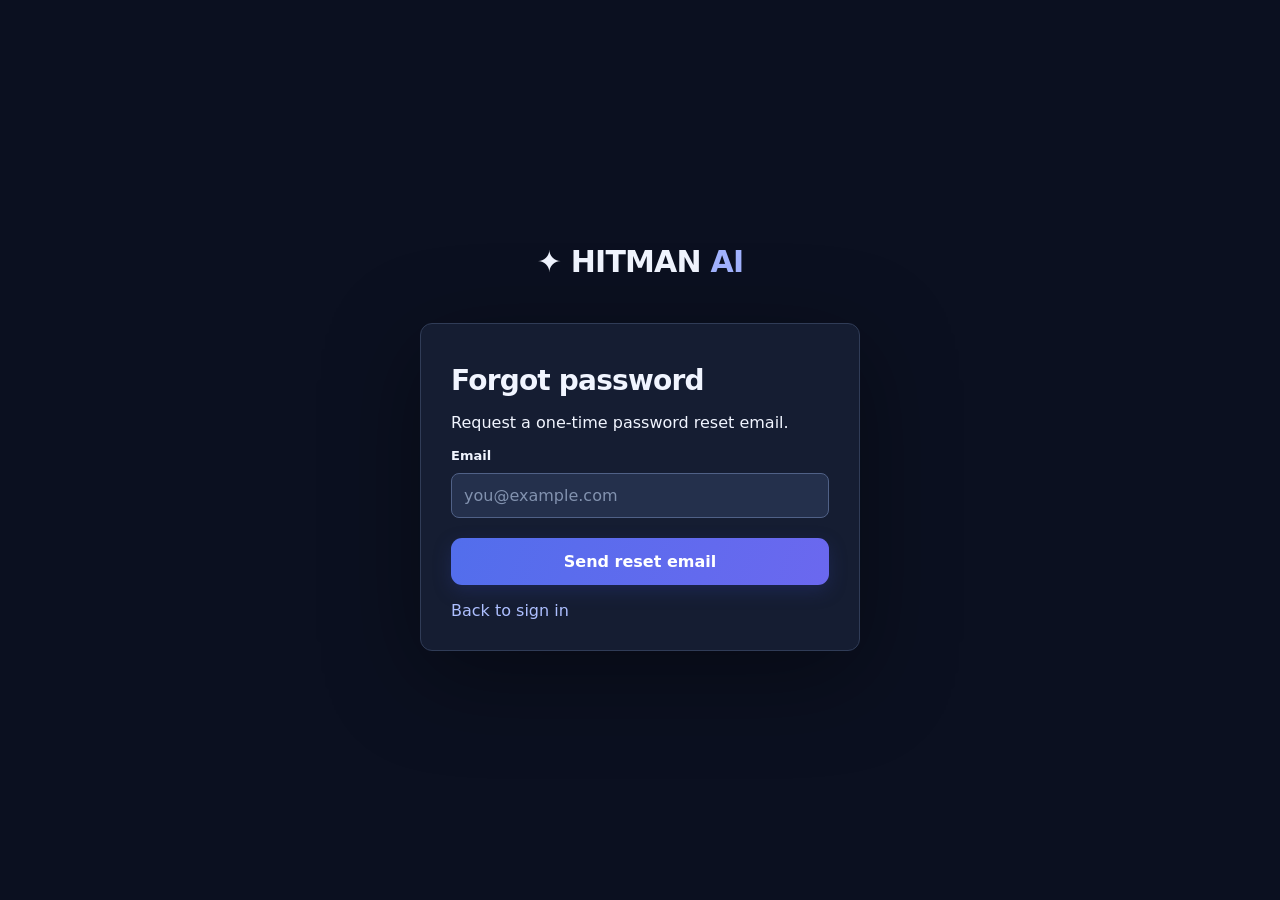
<file: static/forgot-password.html>
<!doctype html><html lang="en"><head><meta charset="UTF-8"><meta name="viewport" content="width=device-width,initial-scale=1"><title>HITMAN AI • Forgot password</title><link rel="stylesheet" href="/static/auth.css"><style>body{background:#0b1020;color:#f1f5ff;font-family:system-ui}.card{padding:30px;max-width:440px;margin:20px auto;background:#151d32;border-radius:12px}input,button{display:block;width:100%;padding:12px;margin:10px 0;background:#24304c;color:white;border:1px solid #506187;border-radius:8px}button{background:#4c70f2;cursor:pointer}a{color:#adbfff}#result{white-space:pre-wrap}</style></head><body><main class="auth-shell"><div class="brand">✦ HITMAN <span class="accent">AI</span></div><section class="card"><h1>Forgot password</h1><p>Request a one-time password reset email.</p><form id="forgotForm"><label>Email</label><input type="email" id="email" required placeholder="you@example.com"><button class="submit" type="submit">Send reset email</button></form><p id="result" role="status"></p><a href="/login">Back to sign in</a></section></main><script src="/static/recovery.js" defer></script></body></html>
</file>
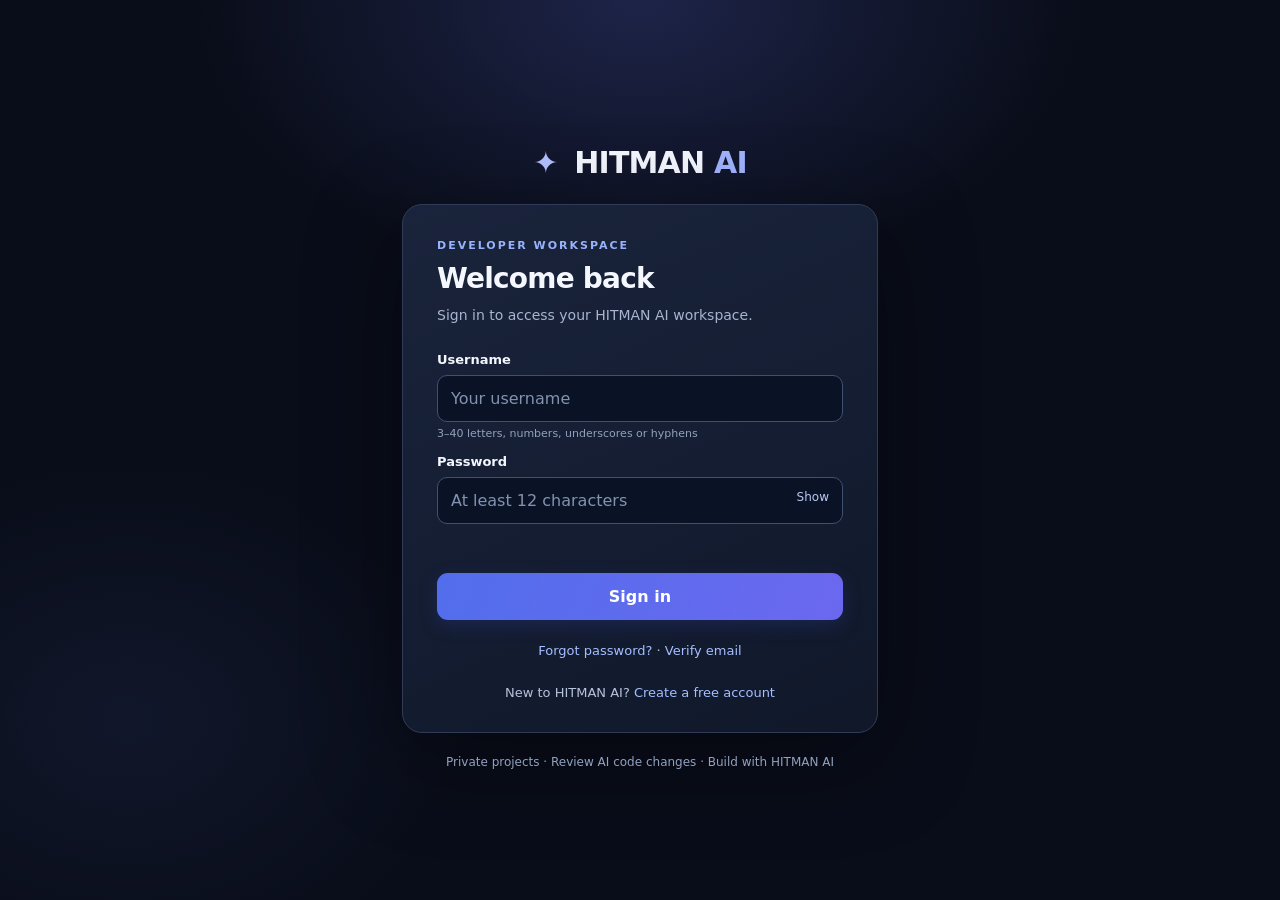
<file: static/login.html>
<!doctype html>
<html lang="en"><head><meta charset="utf-8"><meta name="viewport" content="width=device-width,initial-scale=1">
<title>HITMAN AI | Sign in</title><link rel="stylesheet" href="/static/auth.css"></head>
<body><main class="auth-shell"><div class="brand"><span class="spark">✦</span> HITMAN <span class="accent">AI</span></div>
<section class="card"><div class="eyebrow">DEVELOPER WORKSPACE</div><h1>Welcome back</h1><p class="intro">Sign in to access your HITMAN AI workspace.</p>
<form id="authForm" autocomplete="on"><label for="username">Username</label><input id="username" name="username" autocomplete="username" placeholder="Your username" required minlength="3" maxlength="40" pattern="[a-zA-Z0-9_-]+" aria-describedby="userHelp"><small id="userHelp">3–40 letters, numbers, underscores or hyphens</small>
<label for="password">Password</label><div class="password-row"><input id="password" name="password" type="password" autocomplete="current-password" placeholder="At least 12 characters" required minlength="12" maxlength="200"><button id="showPass" type="button" class="reveal" aria-label="Show password">Show</button></div>
<div id="error" role="alert" aria-live="polite"></div><button class="submit" id="submit" type="submit">Sign in</button></form>
<p class="switch"><a href="/forgot-password">Forgot password?</a> · <a href="/verify-email">Verify email</a></p><p class="switch">New to HITMAN AI? <a href="/signup">Create a free account</a></p></section><p class="foot">Private projects · Review AI code changes · Build with HITMAN AI</p></main>
<script src="/static/auth.js" defer></script></body></html>
</file>
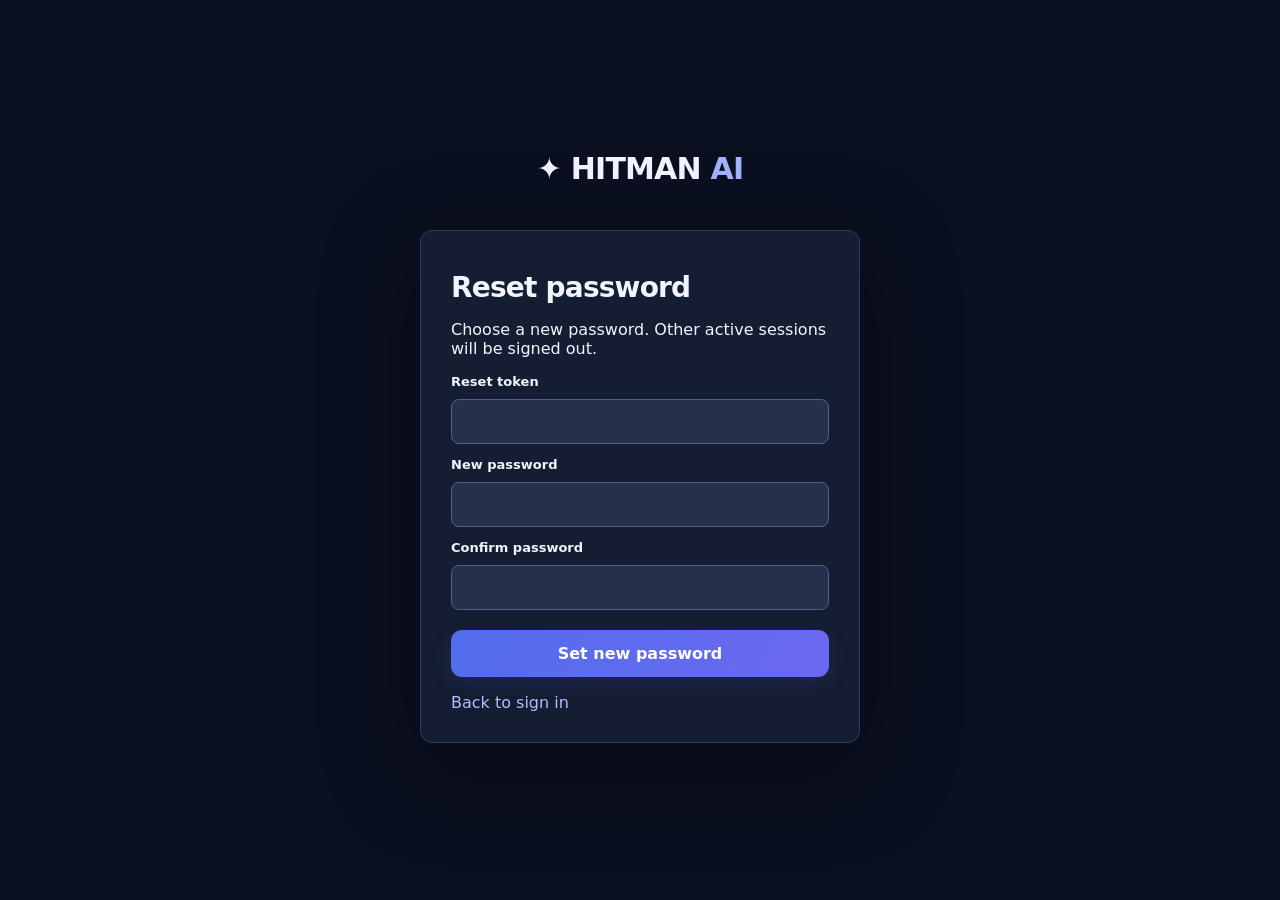
<file: static/reset-password.html>
<!doctype html><html lang="en"><head><meta charset="UTF-8"><meta name="viewport" content="width=device-width,initial-scale=1"><title>HITMAN AI • Reset password</title><link rel="stylesheet" href="/static/auth.css"><style>body{background:#0b1020;color:#f1f5ff;font-family:system-ui}.card{padding:30px;max-width:440px;margin:20px auto;background:#151d32;border-radius:12px}input,button{display:block;width:100%;padding:12px;margin:10px 0;background:#24304c;color:white;border:1px solid #506187;border-radius:8px}button{background:#4c70f2;cursor:pointer}a{color:#adbfff}#result{white-space:pre-wrap}</style></head><body><main class="auth-shell"><div class="brand">✦ HITMAN <span class="accent">AI</span></div><section class="card"><h1>Reset password</h1><p>Choose a new password. Other active sessions will be signed out.</p><form id="resetForm"><label>Reset token</label><input id="token" required autocomplete="off"><label>New password</label><input id="password" type="password" autocomplete="new-password" minlength="12" required><label>Confirm password</label><input id="confirm" type="password" autocomplete="new-password" minlength="12" required><button class="submit" type="submit">Set new password</button></form><p id="result" role="status"></p><a href="/login">Back to sign in</a></section></main><script src="/static/recovery.js" defer></script></body></html>
</file>
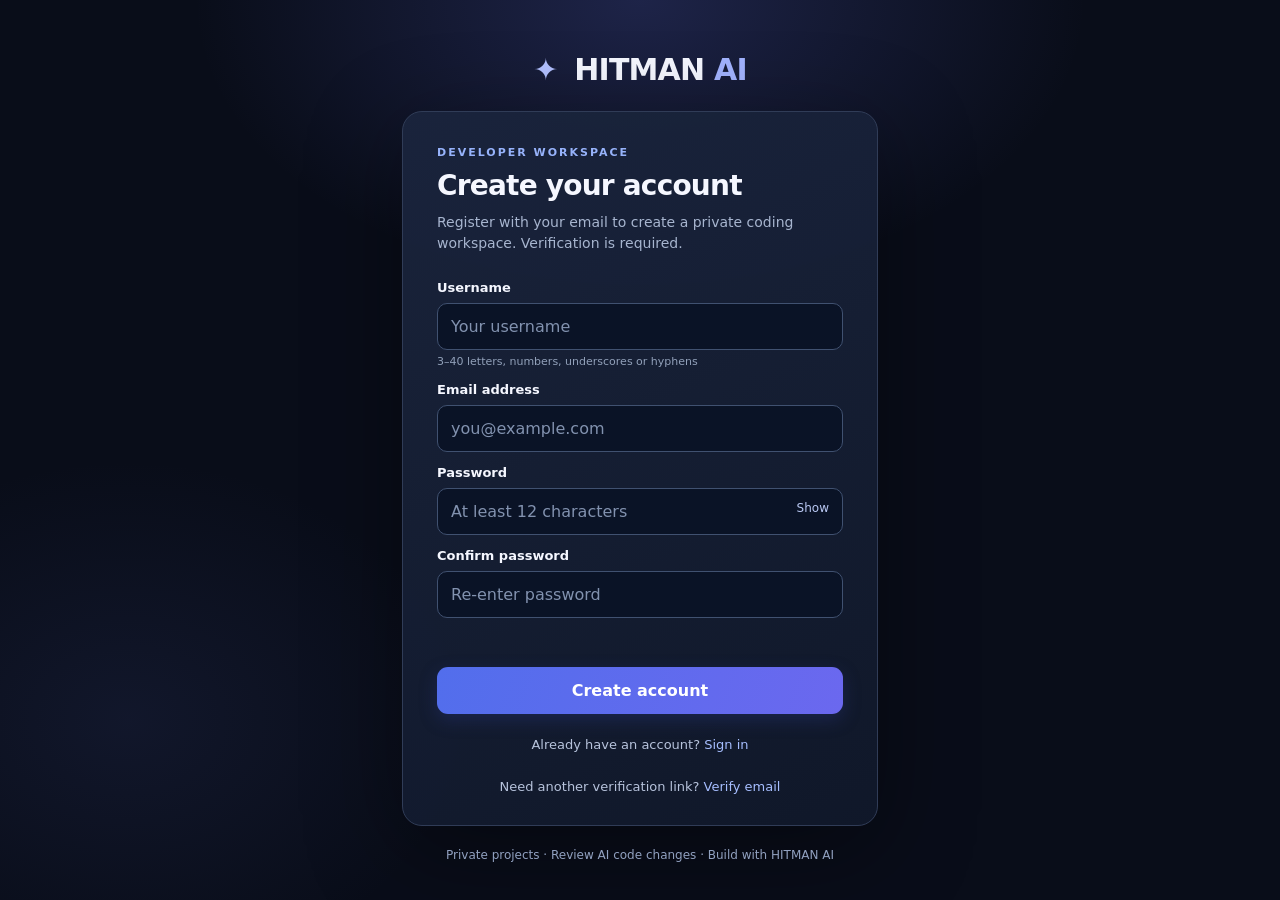
<file: static/signup.html>
<!doctype html>
<html lang="en"><head><meta charset="utf-8"><meta name="viewport" content="width=device-width,initial-scale=1">
<title>HITMAN AI | Sign up</title><link rel="stylesheet" href="/static/auth.css"></head>
<body><main class="auth-shell"><div class="brand"><span class="spark">✦</span> HITMAN <span class="accent">AI</span></div>
<section class="card"><div class="eyebrow">DEVELOPER WORKSPACE</div><h1>Create your account</h1><p class="intro">Register with your email to create a private coding workspace. Verification is required.</p>
<form id="authForm" autocomplete="on"><label for="username">Username</label><input id="username" name="username" autocomplete="username" placeholder="Your username" required minlength="3" maxlength="40" pattern="[a-zA-Z0-9_-]+" aria-describedby="userHelp"><small id="userHelp">3–40 letters, numbers, underscores or hyphens</small>
<label for="email">Email address</label><input id="email" name="email" type="email" autocomplete="email" required placeholder="you@example.com"><label for="password">Password</label><div class="password-row"><input id="password" name="password" type="password" autocomplete="new-password" placeholder="At least 12 characters" required minlength="12" maxlength="200"><button id="showPass" type="button" class="reveal" aria-label="Show password">Show</button></div>
<label for="confirm">Confirm password</label><input id="confirm" name="confirm" type="password" autocomplete="new-password" placeholder="Re-enter password" required minlength="12" maxlength="200"><div id="error" role="alert" aria-live="polite"></div><button class="submit" id="submit" type="submit">Create account</button></form>
<p class="switch">Already have an account? <a href="/login">Sign in</a></p><p class="switch">Need another verification link? <a href="/verify-email">Verify email</a></p></section><p class="foot">Private projects · Review AI code changes · Build with HITMAN AI</p></main>
<script src="/static/auth.js" defer></script></body></html>
</file>
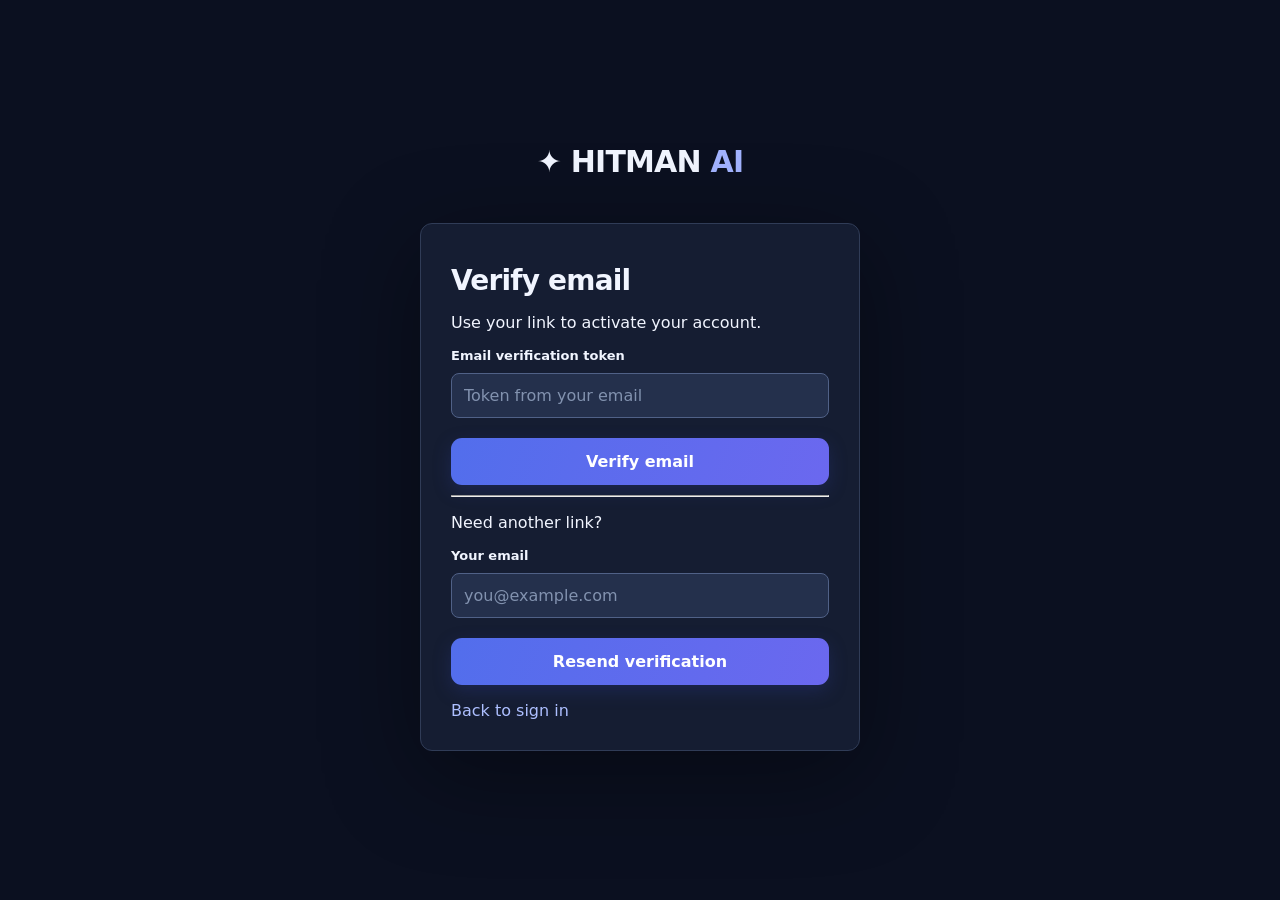
<file: static/verify-email.html>
<!doctype html><html lang="en"><head><meta charset="UTF-8"><meta name="viewport" content="width=device-width,initial-scale=1"><title>HITMAN AI • Verify email</title><link rel="stylesheet" href="/static/auth.css"><style>body{background:#0b1020;color:#f1f5ff;font-family:system-ui}.card{padding:30px;max-width:440px;margin:20px auto;background:#151d32;border-radius:12px}input,button{display:block;width:100%;padding:12px;margin:10px 0;background:#24304c;color:white;border:1px solid #506187;border-radius:8px}button{background:#4c70f2;cursor:pointer}a{color:#adbfff}#result{white-space:pre-wrap}</style></head><body><main class="auth-shell"><div class="brand">✦ HITMAN <span class="accent">AI</span></div><section class="card"><h1>Verify email</h1><p>Use your link to activate your account.</p><form id="verifyForm"><label>Email verification token</label><input id="token" autocomplete="off" required placeholder="Token from your email"><button class="submit" type="submit">Verify email</button></form><hr><p>Need another link?</p><form id="resendForm"><label>Your email</label><input id="email" type="email" required placeholder="you@example.com"><button class="submit" type="submit">Resend verification</button></form><p id="result" role="status"></p><a href="/login">Back to sign in</a></section></main><script src="/static/recovery.js" defer></script></body></html>
</file>
<file: static/auth.css>
:root{color-scheme:dark;--bg:#090d19;--panel:#131b2d;--line:#303c57;--muted:#a7b5cf;--accent:#a1b3ff;--button:#5778f7;font-family:Inter,system-ui,-apple-system,'Segoe UI',sans-serif}
*{box-sizing:border-box}
body{margin:0;min-height:100vh;color:#f5f7ff;background:radial-gradient(ellipse 620px 400px at 50% 0%,rgba(96,108,223,.24),transparent 72%),radial-gradient(ellipse 480px 370px at 10% 80%,rgba(61,74,137,.16),transparent 70%),var(--bg);display:grid;place-items:center}
a{color:#a6beff;text-decoration:none}a:hover{text-decoration:underline}
.auth-shell{width:min(100%,520px);padding:38px 22px 26px;display:flex;flex-direction:column;align-items:center;gap:22px}
.brand{font-size:30px;letter-spacing:-.8px;font-weight:850;line-height:1.3}
.brand .spark{color:#b2c0ff;font-size:30px;margin-right:7px}.accent{color:#a2b3ff}
.card{background:linear-gradient(155deg,rgba(26,36,60,.98),rgba(16,24,42,.98));border:1px solid var(--line);box-shadow:0 24px 95px rgba(0,0,0,.38);border-radius:20px;width:100%;padding:34px 34px 28px}
.eyebrow{font-size:11px;font-weight:750;letter-spacing:2px;color:#97b3fb;text-transform:uppercase}
h1{font-size:28px;margin:10px 0 10px;letter-spacing:-.8px}.intro{color:var(--muted);font-size:14px;line-height:1.55;margin:0 0 25px}
label{font-size:13px;font-weight:650;display:block;margin:13px 0 8px}
input{font:inherit;display:block;width:100%;border:1px solid #405170;background:#0a1326;color:#f7f8ff;border-radius:10px;padding:13px;outline:0}
input:focus{border-color:#91a9ff;box-shadow:0 0 0 3px rgba(97,128,245,.18)}
input::placeholder{color:#8292af}small{color:#92a1ba;font-size:11px}
.password-row{display:flex;position:relative}.password-row input{padding-right:77px}
.reveal{position:absolute;right:6px;top:5px;background:none;color:#b9c8f3;border:0;padding:8px;font:inherit;cursor:pointer;font-size:12px}
.submit{background:linear-gradient(110deg,#526eec,#6b68ef);color:white;width:100%;border:none;border-radius:11px;padding:14px;font:inherit;font-weight:750;cursor:pointer;margin-top:20px;box-shadow:0 6px 17px #27347c66}
.submit:hover{filter:brightness(1.1)}.submit:disabled{opacity:.55;cursor:wait}
#error{font-size:13px;min-height:15px;color:#ffa7b1;margin:14px 0 0;line-height:1.5}
.switch{text-align:center;color:#b7c3dc;font-size:13px;line-height:1.6;margin:21px 0 0}
.foot{font-size:12px;color:#91a1c0;text-align:center;margin:0}
@media(max-width:520px){.card{padding:24px 20px}.auth-shell{padding:22px 14px}.brand{font-size:25px}}
</file>
